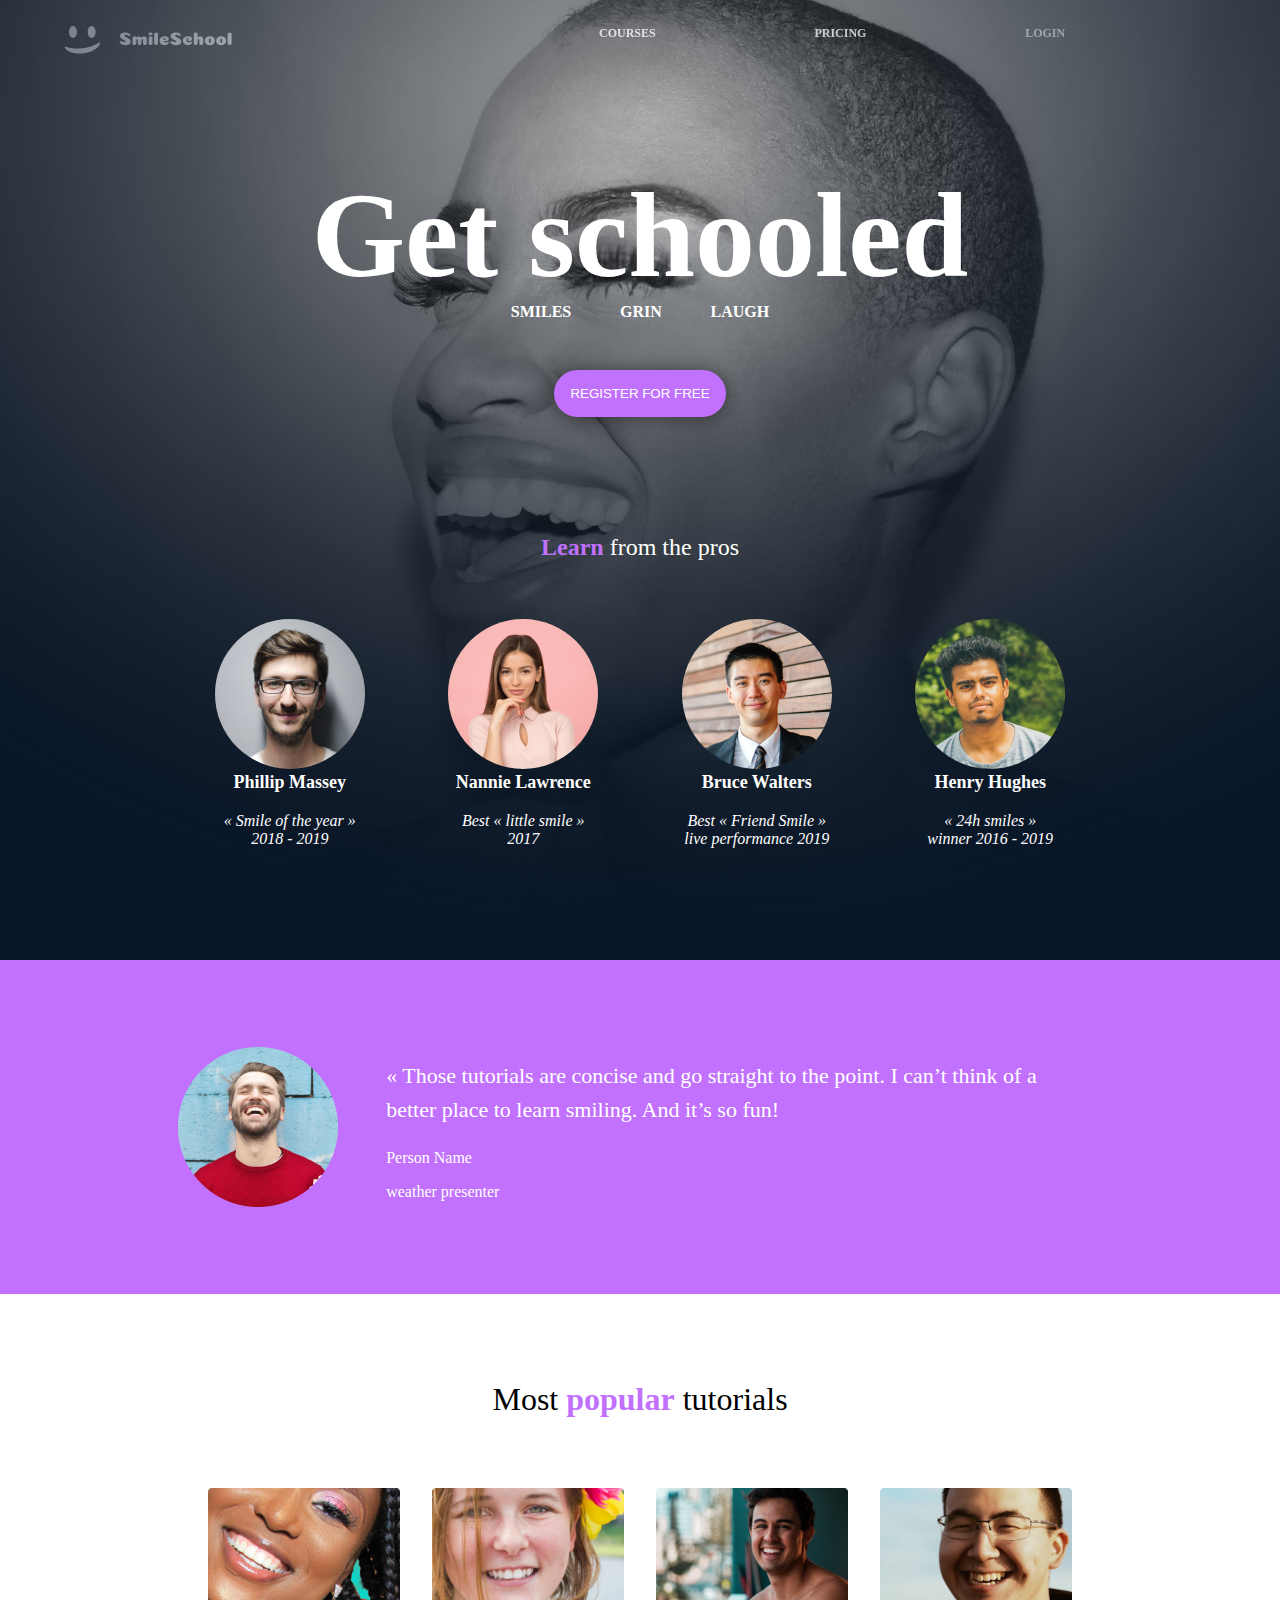
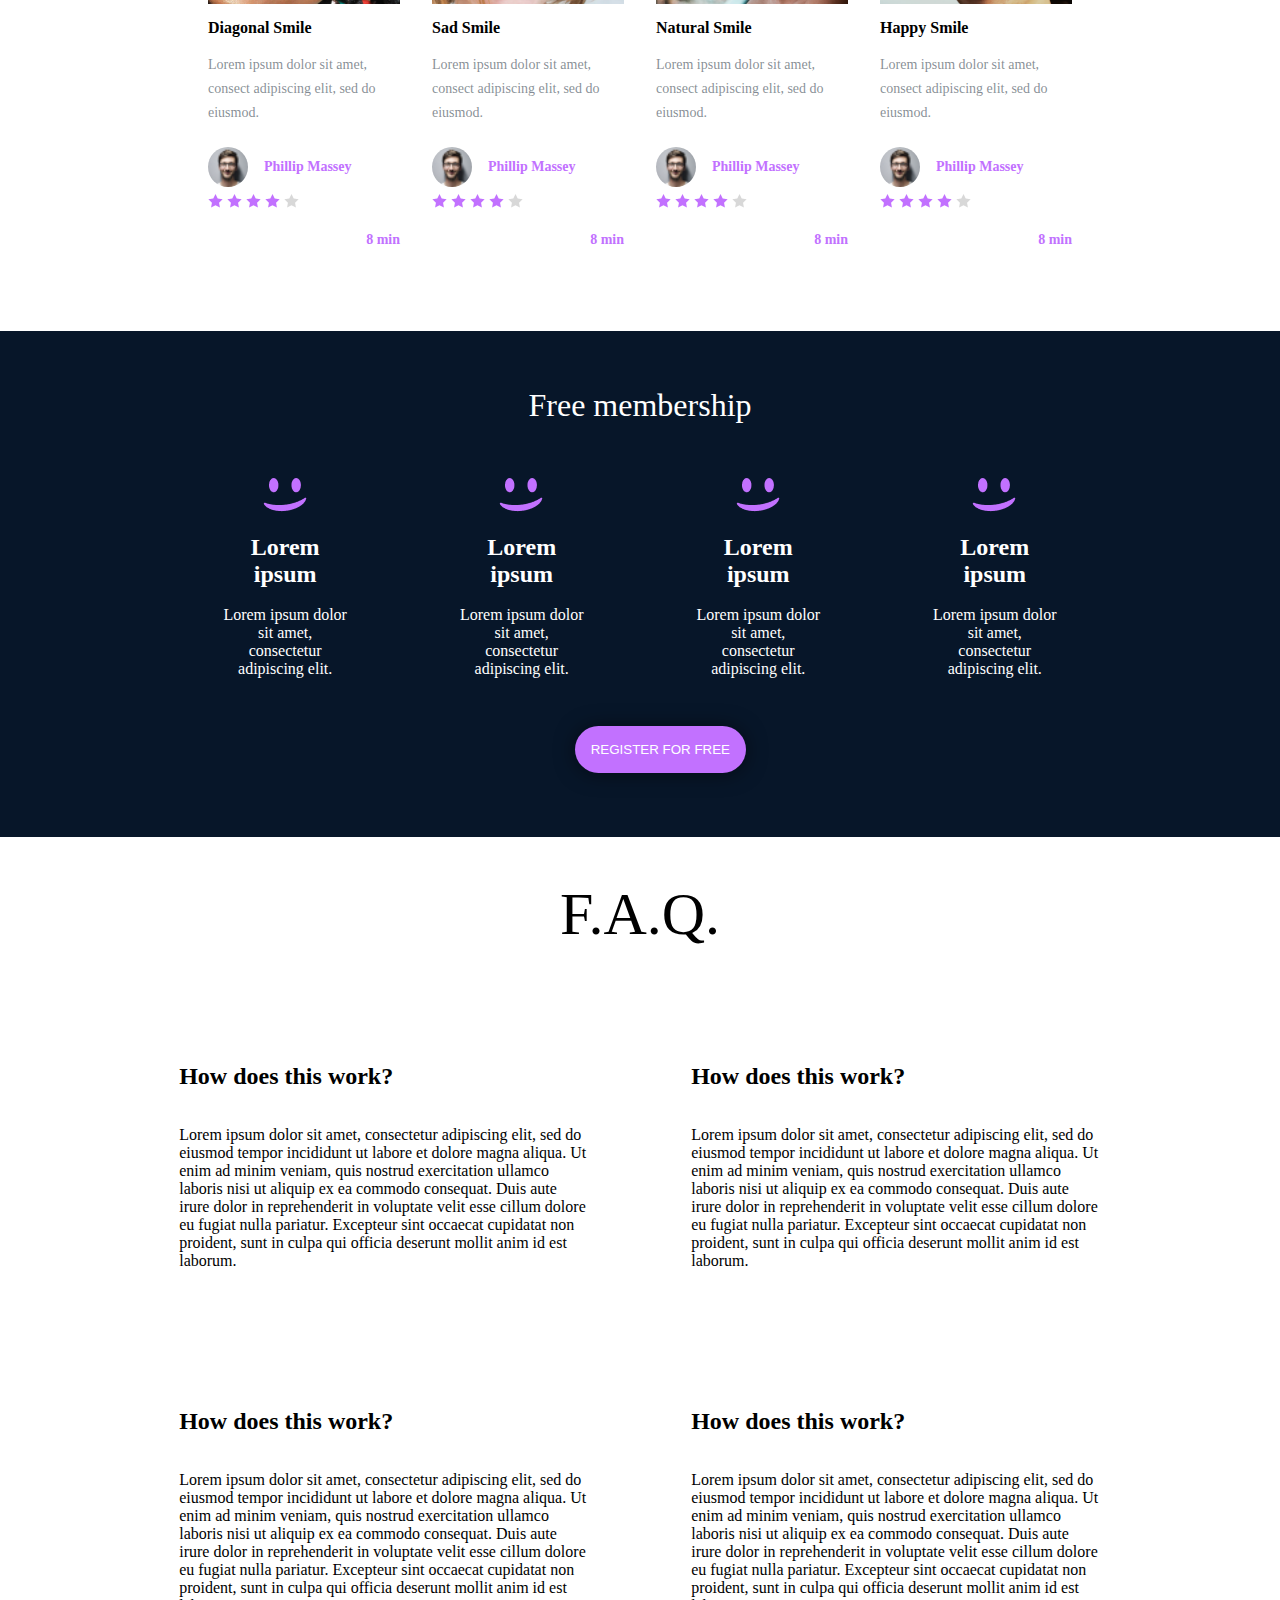
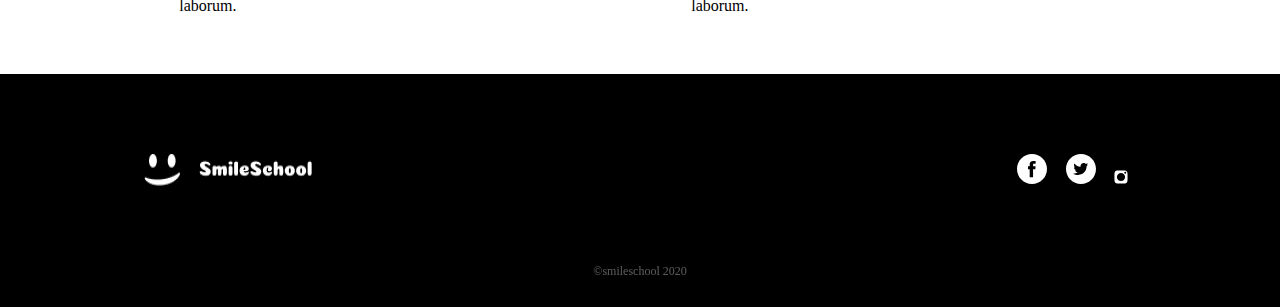
<file: CSS_advanced/index.html>
<!DOCTYPE html>
<html lang="en">

<head>
    <meta charset="UTF-8">
    <meta http-equiv="X-UA-Compatible" content="IE=edge">
    <meta name="viewport" content="width=device-width, initial-scale=1.0">
    <link rel="stylesheet" href="styles.css">
    <title>Home page</title>
</head>

<body>
    <header>
        <div class="logo"><a><img src="/Css_basic/html_advanced/images/logo.png" alt="logo" /></a></div>
        
    </div>
    <div class="nav-urls">
        <a href="#">COURSES</a>
        <a href="#">PRICING</a>
        <a href="#">LOGIN</a>
    </div>
      
    </header>
    <main>
        <section class="header-section">
            <div class="schooled">
                <h1 class="schooled-title">
                    Get schooled
                </h1>
                <p class="schooled-text">
                    <span>SMILES</span>
                    <span>GRIN</span>
                    <span>LAUGH</span>
                </p>
                <button class="register-btn">REGISTER FOR FREE</button>
            </div>
            <div class="pros">
                <h2 class="pros-title"><span class="secondary-color">Learn</span> from the pros</h2>
                <div class="pros-block">
                    <div class="pros-card">
                        <img src="/Css_basic/html_advanced/images/philip.png" alt="philip">
                        <h3>Phillip Massey</h3>
                        <p>« Smile of the year » <br> 2018 - 2019</p>
                    </div>
                    <div class="pros-card">
                        <img src="/Css_basic/html_advanced/images/Nannie.png" alt="nannie">
                        <h3>Nannie Lawrence</h3>
                        <p>Best « little smile » <br> 2017</p>
                    </div>
                    <div class="pros-card">
                        <img src="/Css_basic/html_advanced/images/bruce.png" alt="bruce">
                        <h3>Bruce Walters</h3>
                        <p>Best « Friend Smile » <br> live performance 2019</p>
                    </div>
                    <div class="pros-card">
                        <img src="/Css_basic/html_advanced/images/henry.png" alt="henry">
                        <h3>Henry Hughes</h3>
                        <p>« 24h smiles » <br> winner 2016 - 2019</p>
                    </div>
                </div>
            </div>
        </section>
        <section class="presenter-section">
            <div class="presenter-block">
                <img src="/Css_basic/html_advanced/images/avatar.png" alt="avatar">
                <div>
                    <blockquote>
                        « Those tutorials are concise and go straight to the point. I can’t think of a better
                        place to learn smiling. And it’s so fun!
                    </blockquote>
                    <p>Person Name</p>
                    <p>weather presenter</p>
                </div>
            </div>
        </section>
        <section class="videos-section">
            <h1>Most <span class="secondary-color">popular</span> tutorials</h1>
            <div class="videos-list">
                <div class="video-card">
                    <img src="/Css_basic/html_advanced/images/preview_diag.png" alt="">
                    <h2 class="video-title">
                        Diagonal Smile
                    </h2>
                    <p class="video-desc">
                        Lorem ipsum dolor sit amet, consect adipiscing elit, sed do eiusmod.
                    </p>
                    <div class="author">
                        <img class="author-img" src="/Css_basic/html_advanced/images/philip_sm.png" alt="philip_sm">
                        <h3 class="author-name">Phillip Massey</h3>
                    </div>
                    <div class="rating">
                        <img src="/Css_basic/html_advanced/images/svgs/Star_1.svg" alt="">
                        <img src="/Css_basic/html_advanced/images/svgs/Star_1.svg" alt="">
                        <img src="/Css_basic/html_advanced/images/svgs/Star_1.svg" alt="">
                        <img src="/Css_basic/html_advanced/images/svgs/Star_1.svg" alt="">
                        <img src="/Css_basic/html_advanced/images/svgs/Star_5.svg" alt="">
                    </div>
                    <p class="duration">8 min</p>
                </div>
                <div class="video-card">
                    <img src="/Css_basic/html_advanced/images/preview_sad.png" alt="">
                    <h2 class="video-title">
                        Sad Smile
                    </h2>
                    <p class="video-desc">
                        Lorem ipsum dolor sit amet, consect adipiscing elit, sed do eiusmod.
                    </p>
                    <div class="author">
                        <img class="author-img" src="/Css_basic/html_advanced/images/philip_sm.png" alt="philip_sm">
                        <h3 class="author-name">Phillip Massey</h3>
                    </div>
                    <div class="rating">
                        <img src="/Css_basic/html_advanced/images/svgs/Star_1.svg" alt="">
                        <img src="/Css_basic/html_advanced/images/svgs/Star_1.svg" alt="">
                        <img src="/Css_basic/html_advanced/images/svgs/Star_1.svg" alt="">
                        <img src="/Css_basic/html_advanced/images/svgs/Star_1.svg" alt="">
                        <img src="/Css_basic/html_advanced/images/svgs/Star_5.svg" alt="">
                    </div>
                    <p class="duration">8 min</p>
                </div>
                <div class="video-card">
                    <img src="/Css_basic/html_advanced/images/preview_nat.png" alt="preview nat">
                    <h2 class="video-title">
                        Natural Smile
                    </h2>
                    <p class="video-desc">
                        Lorem ipsum dolor sit amet, consect adipiscing elit, sed do eiusmod.
                    </p>
                    <div class="author">
                        <img class="author-img" src="/Css_basic/html_advanced/images/philip_sm.png" alt="philip_sm">
                        <h3 class="author-name">Phillip Massey</h3>
                    </div>
                    <div class="rating">
                        <img src="/Css_basic/html_advanced/images/svgs/Star_1.svg" alt="">
                        <img src="/Css_basic/html_advanced/images/svgs/Star_1.svg" alt="">
                        <img src="/Css_basic/html_advanced/images/svgs/Star_1.svg" alt="">
                        <img src="/Css_basic/html_advanced/images/svgs/Star_1.svg" alt="">
                        <img src="/Css_basic/html_advanced/images/svgs/Star_5.svg" alt="">
                    </div>
                    <p class="duration">8 min</p>
                </div>
                <div class="video-card">
                    <img src="/Css_basic/html_advanced/images/preview_hap.png" alt="preview hap">
                    <h2 class="video-title">
                        Happy Smile
                    </h2>
                    <p class="video-desc">
                        Lorem ipsum dolor sit amet, consect 
                         adipiscing elit, sed do eiusmod.
                    </p>
                    <div class="author">
                        <img class="author-img" src="/Css_basic/html_advanced/images/philip_sm.png" alt="philip_sm">
                        <h3 class="author-name">Phillip Massey</h3>
                    </div>
                    <div class="rating">
                        <img src="/Css_basic/html_advanced/images/svgs/Star_1.svg" alt="">
                        <img src="/Css_basic/html_advanced/images/svgs/Star_1.svg" alt="">
                        <img src="/Css_basic/html_advanced/images/svgs/Star_1.svg" alt="">
                        <img src="/Css_basic/html_advanced/images/svgs/Star_1.svg" alt="">
                        <img src="/Css_basic/html_advanced/images/svgs/Star_5.svg" alt="">
                    </div>
                    <p class="duration">8 min</p>
                </div>
            </div>
        </section>
        <section class="membership-section">
            <h1><span>Free</span> membership</h1>
            <div class="memberships">
                <div class="membership-card">
                    <img src="/Css_basic/html_advanced/images/smile.png" alt="smile">
                    <h2>Lorem ipsum</h2>
                    <p>
                        Lorem ipsum dolor sit amet, consectetur adipiscing elit.
                    </p>
                </div>
                <div class="membership-card">
                    <img src="/Css_basic/html_advanced/images/smile.png" alt="smile">
                    <h2>Lorem ipsum</h2>
                    <p>
                        Lorem ipsum dolor sit amet, consectetur adipiscing elit.
                    </p>
                </div>
                <div class="membership-card">
                    <img src="/Css_basic/html_advanced/images/smile.png" alt="smile">
                    <h2>Lorem ipsum</h2>
                    <p>
                        Lorem ipsum dolor sit amet, consectetur adipiscing elit.
                    </p>
                </div>
                <div class="membership-card">
                    <img src="/Css_basic/html_advanced/images/smile.png" alt="smile">
                    <h2>Lorem ipsum</h2>
                    <p>
                        Lorem ipsum dolor sit amet, consectetur adipiscing elit.
                    </p>
                </div>
            </div>
            <button class="register-btn">REGISTER FOR FREE</button>
        </section>
        <section class="faq-section">
            <h1>F.A.Q.</h1>
            <div class="faq-list">
                <div class="faq-item">
                    <h2>How does this work?</h2>
                    <p>
                        Lorem ipsum dolor sit amet, consectetur adipiscing elit, sed do eiusmod tempor incididunt ut
                        labore et dolore magna aliqua. Ut enim ad minim veniam, quis nostrud exercitation ullamco
                        laboris nisi ut aliquip ex ea commodo consequat. Duis aute irure dolor in reprehenderit in
                        voluptate velit esse cillum dolore eu fugiat nulla pariatur. Excepteur sint occaecat cupidatat
                        non proident, sunt in culpa qui officia deserunt mollit anim id est laborum.
                    </p>
                </div>
                <div class="faq-item">
                    <h2>How does this work?</h2>
                    <p>
                        Lorem ipsum dolor sit amet, consectetur adipiscing elit, sed do eiusmod tempor incididunt ut
                        labore et dolore magna aliqua. Ut enim ad minim veniam, quis nostrud exercitation ullamco
                        laboris nisi ut aliquip ex ea commodo consequat. Duis aute irure dolor in reprehenderit in
                        voluptate velit esse cillum dolore eu fugiat nulla pariatur. Excepteur sint occaecat cupidatat
                        non proident, sunt in culpa qui officia deserunt mollit anim id est laborum.
                    </p>
                </div>
            </div>
            <div class="faq-list">
                <div class="faq-item">
                    <h2>How does this work?</h2>
                    <p>
                        Lorem ipsum dolor sit amet, consectetur adipiscing elit, sed do eiusmod tempor incididunt ut
                        labore et dolore magna aliqua. Ut enim ad minim veniam, quis nostrud exercitation ullamco
                        laboris nisi ut aliquip ex ea commodo consequat. Duis aute irure dolor in reprehenderit in
                        voluptate velit esse cillum dolore eu fugiat nulla pariatur. Excepteur sint occaecat cupidatat
                        non proident, sunt in culpa qui officia deserunt mollit anim id est laborum.
                    </p>
                </div>
                <div class="faq-item">
                    <h2>How does this work?</h2>
                    <p>
                        Lorem ipsum dolor sit amet, consectetur adipiscing elit, sed do eiusmod tempor incididunt ut
                        labore et dolore magna aliqua. Ut enim ad minim veniam, quis nostrud exercitation ullamco
                        laboris nisi ut aliquip ex ea commodo consequat. Duis aute irure dolor in reprehenderit in
                        voluptate velit esse cillum dolore eu fugiat nulla pariatur. Excepteur sint occaecat cupidatat
                        non proident, sunt in culpa qui officia deserunt mollit anim id est laborum.
                    </p>
                </div>
            </div>
        </section>
    </main>
    <footer>
        <div class="ft-container">
            <div class="nav-ft">
                <img src="/Css_basic/html_advanced/images/logo.png" alt="logo">
                <div>
                    <a href=""><img src="/Css_basic/html_advanced/images/svgs/facebook (1).svg" alt="facebook"></a>
                    <a href=""><img src="/Css_basic/html_advanced/images/svgs/twitter.svg" alt="twitte"></a>
                    <a href=""><img src="/Css_basic/html_advanced/images/svgs/instagram (1).svg" alt="instagram"></a>
                </div>
            </div>
            <p>©smileschool 2020</p>
        </div>
    </footer>
</body>

</html>
</file>
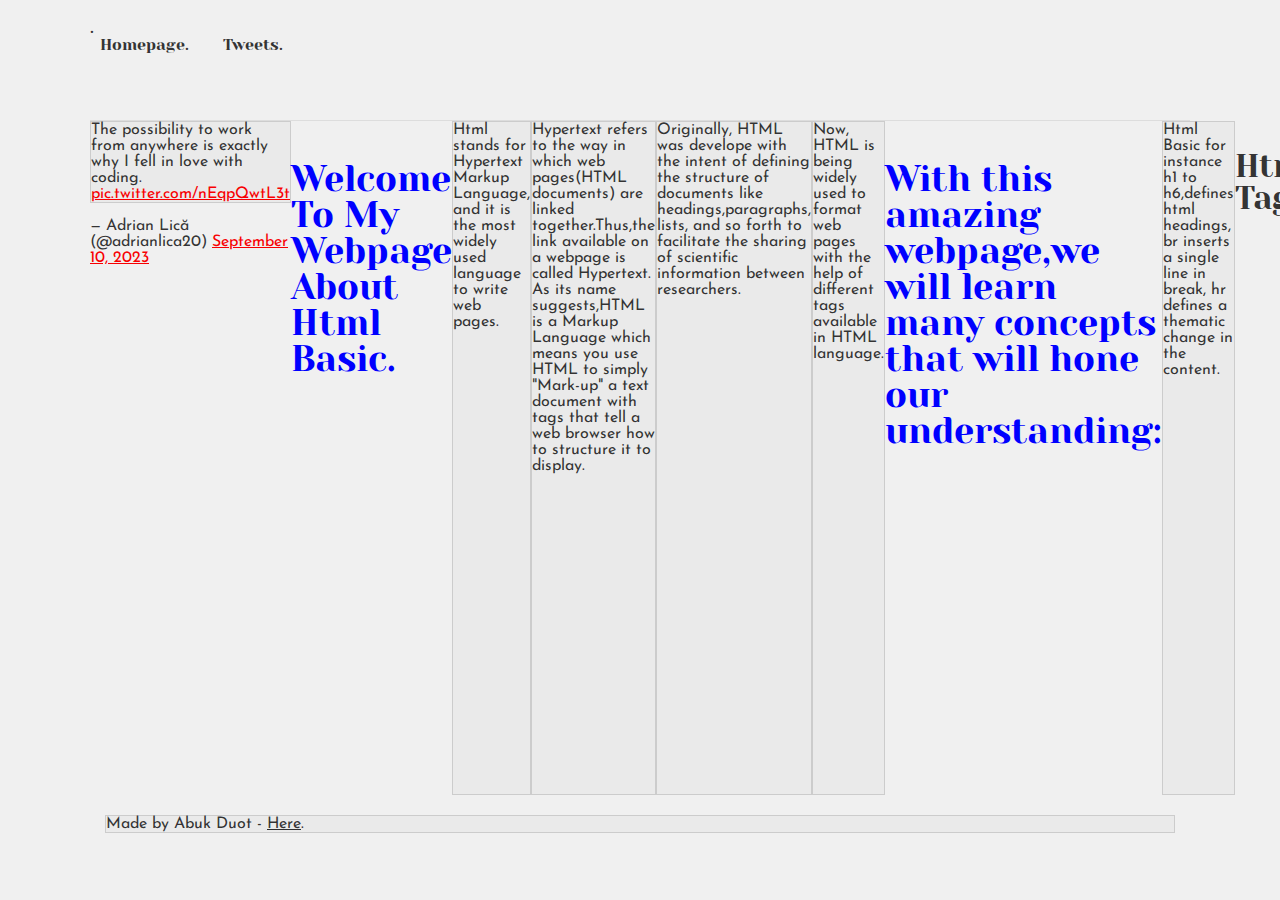
<file: Css_basic/index.html>
<!DOCTYPE html>
<html lang="en">
<head>
    <meta charset="UTF-8">
    <meta name="viewport" content="width=device-width, initial-scale=1.0">
    <title>This is My First Amazing Html webpage</title>
    <link href="base.css" rel="stylesheet">
    <link href="styles.css" rel="stylesheet">
</head>
<body>
   <header>
    <body class="works_on_smartphone">.</body>
    <ul>
        <li><a href="index.html">Homepage.</a></li>
        <li><a href="tweets.html"></a>Tweets.</li>
    </ul>
   </header>
   <main>
    <blockquote class="twitter-tweet"><p lang="en" dir="ltr">The possibility to work from anywhere is exactly why I fell in love with coding. <a href="https://t.co/nEqpQwtL3t">pic.twitter.com/nEqpQwtL3t</a></p>&mdash; Adrian Lică (@adrianlica20) <a href="https://twitter.com/adrianlica20/status/1700852614286496043?ref_src=twsrc%5Etfw">September 10, 2023</a></blockquote> <script async src="https://platform.twitter.com/widgets.js" charset="utf-8"></script>
    <h1>Welcome To My Webpage About Html Basic.</h1>
    <p>Html stands for Hypertext Markup Language, and it is the most widely used language to write web pages.</p>
    <p>Hypertext refers to the way in which web pages(HTML documents) are linked together.Thus,the link available on a webpage is called Hypertext.
        As its name suggests,HTML is a Markup Language which means you use HTML to simply "Mark-up" a text document with tags that tell a web browser how to structure it to display.
    </p>
    <p>Originally, HTML was develope with the intent of defining the structure of documents like headings,paragraphs, lists, and so forth to facilitate the sharing of scientific information between researchers.</p>
    <p>Now, HTML is being widely used to format web pages with the help of different tags available in HTML language.</p>
    <h1>With this amazing webpage,we will learn many concepts that will hone our understanding:</h1>
    <p>Html Basic for instance h1 to h6,defines html headings, br inserts a single line in break, hr defines a thematic change in the content.</p>
    <h2>Html Tags.</h2>
    <p>As told earlier,html is a markup language and makes use of various tags to format the content. These tage enclosed within angle braces Tage Name. Except few tags, most of the tags have their corresponding closing tag.</p>
    <h2>How to learn hmtl.</h2>
    <p>To learn Hmtl, you will need to study various tags and onstand how they behave,while formatting a textual document. Learning HTML is simple as iusers have to learn the usage of different tags in order to format the text or images to make a beautiful webpage.
        World Wide Web Consortium (W3C) recommends to use lowercase tags starting from HTML4.
    </p>
    <h3>Html Document Structure.</h3>
    <p>We will study all the header and body tags in subsequent chapters,but for now,let's see what is document declaration tag.</p>
    <h3>The !DOCTPYE Declaration</h3>
    <p>The ! DOCTYPE declaration tag is used by the web browser to understand the version of the hmtl used in the document. Current version of html is 5 and it makes use of the following declaration:
        !DOCTYPE html
    </p>
    <a href="https://soeonline.american.edu/wp-content/uploads/sites/2/2022/08/blog-makers-960x640-1-768x512.jpg" target="_blank">Image.</a>
    <a href="tweets.html">My tweets.</a> 
    <article>
 </article>
    <aside>
       <p>placeholder to add comment thread later.</p> 
    </aside>
</main>
<footer>
    <p>Made by Abuk Duot - <a href="https://soeonline.american.edu/blog/5-ways-policy-makers-can-improve-the-quality-of-education/" target="_blank">Here</a>.</p>
</footer>
</body>
</html>
</file>
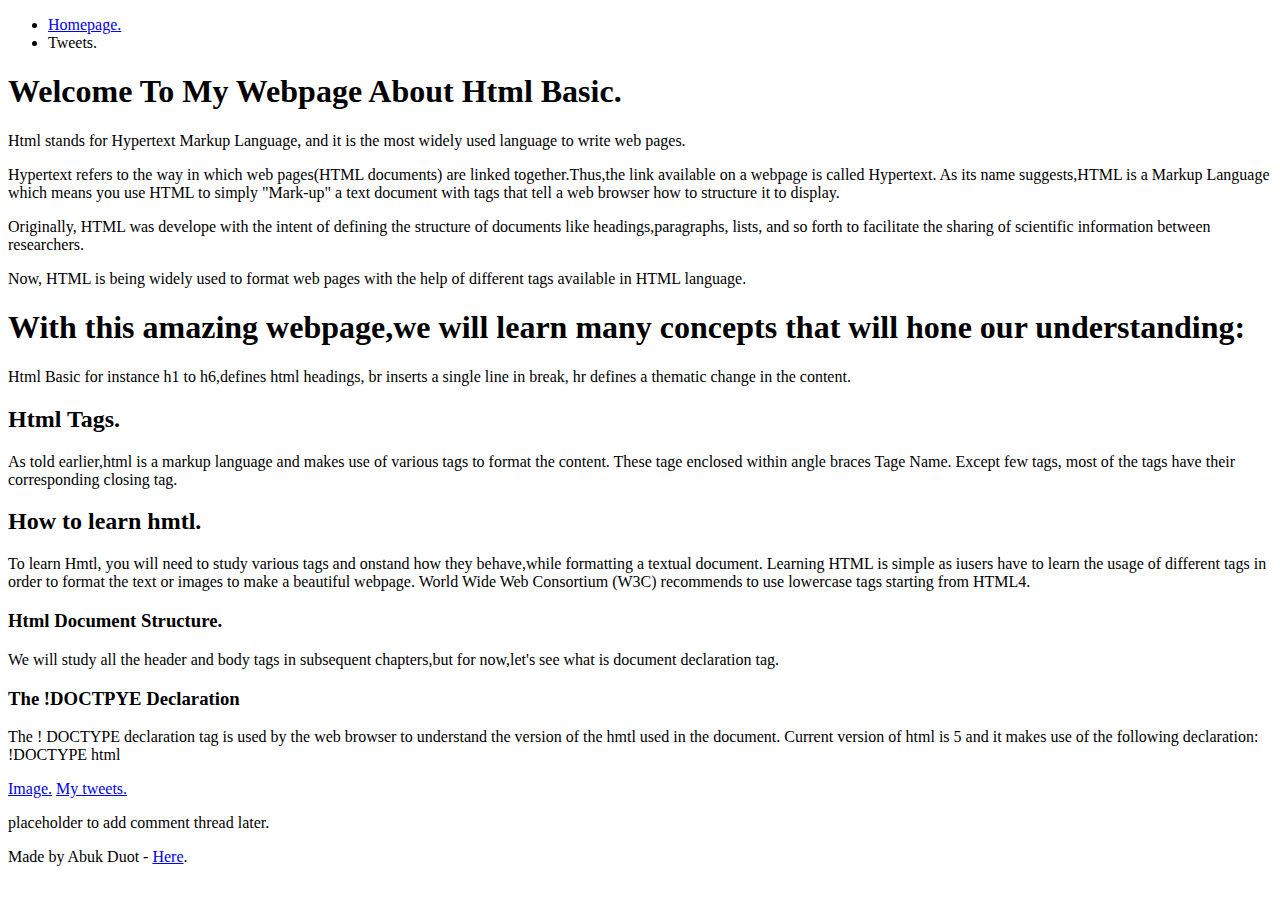
<file: html_basic/index.html>
<!DOCTYPE html>
<html lang="en">
<head>
    <meta charset="UTF-8">
    <meta name="viewport" content="width=device-width, initial-scale=1.0">
    <title>This is My First Amazing Html webpage</title>

<body>
   <header>
    <ul>
        <li><a href="index.html">Homepage.</a></li>
        <li><a href="tweets.html"></a>Tweets.</li>
    </ul>
   </header>
   <main>
    <article>
    <h1>Welcome To My Webpage About Html Basic.</h1>
    <p>Html stands for Hypertext Markup Language, and it is the most widely used language to write web pages.</p>
    <p>Hypertext refers to the way in which web pages(HTML documents) are linked together.Thus,the link available on a webpage is called Hypertext.
        As its name suggests,HTML is a Markup Language which means you use HTML to simply "Mark-up" a text document with tags that tell a web browser how to structure it to display.
    </p>
    <p>Originally, HTML was develope with the intent of defining the structure of documents like headings,paragraphs, lists, and so forth to facilitate the sharing of scientific information between researchers.</p>
    <p>Now, HTML is being widely used to format web pages with the help of different tags available in HTML language.</p>
    <h1>With this amazing webpage,we will learn many concepts that will hone our understanding:</h1>
    <p>Html Basic for instance h1 to h6,defines html headings, br inserts a single line in break, hr defines a thematic change in the content.</p>
    <h2>Html Tags.</h2>
    <p>As told earlier,html is a markup language and makes use of various tags to format the content. These tage enclosed within angle braces Tage Name. Except few tags, most of the tags have their corresponding closing tag.</p>
    <h2>How to learn hmtl.</h2>
    <p>To learn Hmtl, you will need to study various tags and onstand how they behave,while formatting a textual document. Learning HTML is simple as iusers have to learn the usage of different tags in order to format the text or images to make a beautiful webpage.
        World Wide Web Consortium (W3C) recommends to use lowercase tags starting from HTML4.
    </p>
    <h3>Html Document Structure.</h3>
    <p>We will study all the header and body tags in subsequent chapters,but for now,let's see what is document declaration tag.</p>
    <h3>The !DOCTPYE Declaration</h3>
    <p>The ! DOCTYPE declaration tag is used by the web browser to understand the version of the hmtl used in the document. Current version of html is 5 and it makes use of the following declaration:
        !DOCTYPE html
    </p>
    <a href="https://soeonline.american.edu/wp-content/uploads/sites/2/2022/08/blog-makers-960x640-1-768x512.jpg" target="_blank">Image.</a>
    <a href="tweets.html">My tweets.</a>
 </article>
    <aside>
       <p>placeholder to add comment thread later.</p> 
    </aside>
</main>
<footer>
    <p>Made by Abuk Duot - <a href="https://soeonline.american.edu/blog/5-ways-policy-makers-can-improve-the-quality-of-education/" target="_blank">Here</a>.</p>
</footer>
</body>
</html>
</file>
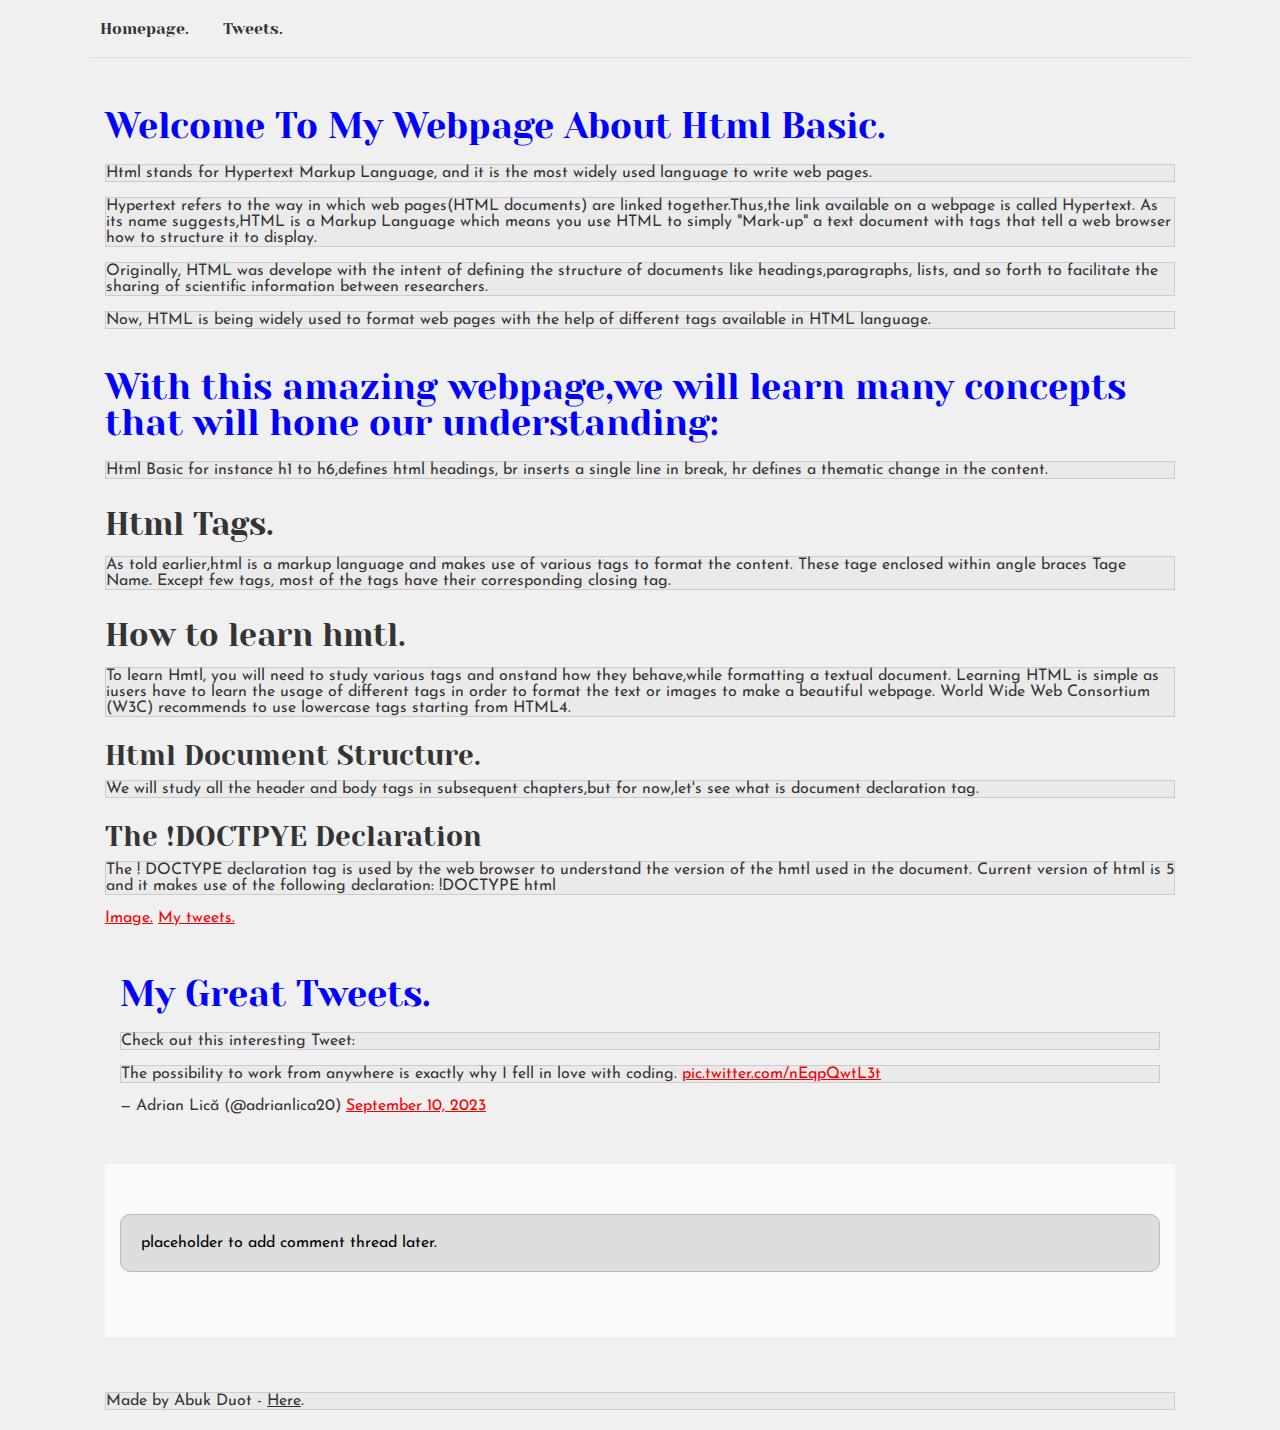
<file: Css_basic/tweets.html>
<!DOCTYPE html>
<html lang="en">
<head>
    <meta charset="UTF-8">
    <meta name="viewport" content="width=device-width, initial-scale=1.0">
    <title>This is My First Amazing Html webpage</title>
    <link href="base.css" rel="stylesheet">
    <link href="styles.css" rel="stylesheet">
<body>
   <header>
    <ul>
        <li><a href="index.html">Homepage.</a></li>
        <li><a href="tweets.html"></a>Tweets.</li>
    </ul>
   </header>
   <main>
    <article>
    <h1>Welcome To My Webpage About Html Basic.</h1>
    <p>Html stands for Hypertext Markup Language, and it is the most widely used language to write web pages.</p>
    <p>Hypertext refers to the way in which web pages(HTML documents) are linked together.Thus,the link available on a webpage is called Hypertext.
        As its name suggests,HTML is a Markup Language which means you use HTML to simply "Mark-up" a text document with tags that tell a web browser how to structure it to display.
    </p>
    <p>Originally, HTML was develope with the intent of defining the structure of documents like headings,paragraphs, lists, and so forth to facilitate the sharing of scientific information between researchers.</p>
    <p>Now, HTML is being widely used to format web pages with the help of different tags available in HTML language.</p>
    <h1>With this amazing webpage,we will learn many concepts that will hone our understanding:</h1>
    <p>Html Basic for instance h1 to h6,defines html headings, br inserts a single line in break, hr defines a thematic change in the content.</p>
    <h2>Html Tags.</h2>
    <p>As told earlier,html is a markup language and makes use of various tags to format the content. These tage enclosed within angle braces Tage Name. Except few tags, most of the tags have their corresponding closing tag.</p>
    <h2>How to learn hmtl.</h2>
    <p>To learn Hmtl, you will need to study various tags and onstand how they behave,while formatting a textual document. Learning HTML is simple as iusers have to learn the usage of different tags in order to format the text or images to make a beautiful webpage.
        World Wide Web Consortium (W3C) recommends to use lowercase tags starting from HTML4.
    </p>
    <h3>Html Document Structure.</h3>
    <p>We will study all the header and body tags in subsequent chapters,but for now,let's see what is document declaration tag.</p>
    <h3>The !DOCTPYE Declaration</h3>
    <p>The ! DOCTYPE declaration tag is used by the web browser to understand the version of the hmtl used in the document. Current version of html is 5 and it makes use of the following declaration:
        !DOCTYPE html
    </p>
    <a href="https://soeonline.american.edu/wp-content/uploads/sites/2/2022/08/blog-makers-960x640-1-768x512.jpg" target="_blank">Image.</a>
    <a href="tweets.html">My tweets.</a>
    <article>
        <h1>My Great Tweets.</h1>
        <p>Check out this interesting Tweet:</p>
    <!--Embedded Tweet-->
    <blockquote class="twitter-tweet"><p lang="en" dir="ltr">The possibility to work from anywhere is exactly why I fell in love with coding. <a href="https://t.co/nEqpQwtL3t">pic.twitter.com/nEqpQwtL3t</a></p>&mdash; Adrian Lică (@adrianlica20) <a href="https://twitter.com/adrianlica20/status/1700852614286496043?ref_src=twsrc%5Etfw">September 10, 2023</a></blockquote> <script async src="https://platform.twitter.com/widgets.js" charset="utf-8"></script>
    <!--The End of Embedded Tweet-->
 </article>
    <aside>
       <p>placeholder to add comment thread later.</p> 
    </aside>
</main>
<footer>
    <p>Made by Abuk Duot - <a href="https://soeonline.american.edu/blog/5-ways-policy-makers-can-improve-the-quality-of-education/" target="_blank">Here</a>.</p>
</footer>
</body>
</html>
</file>
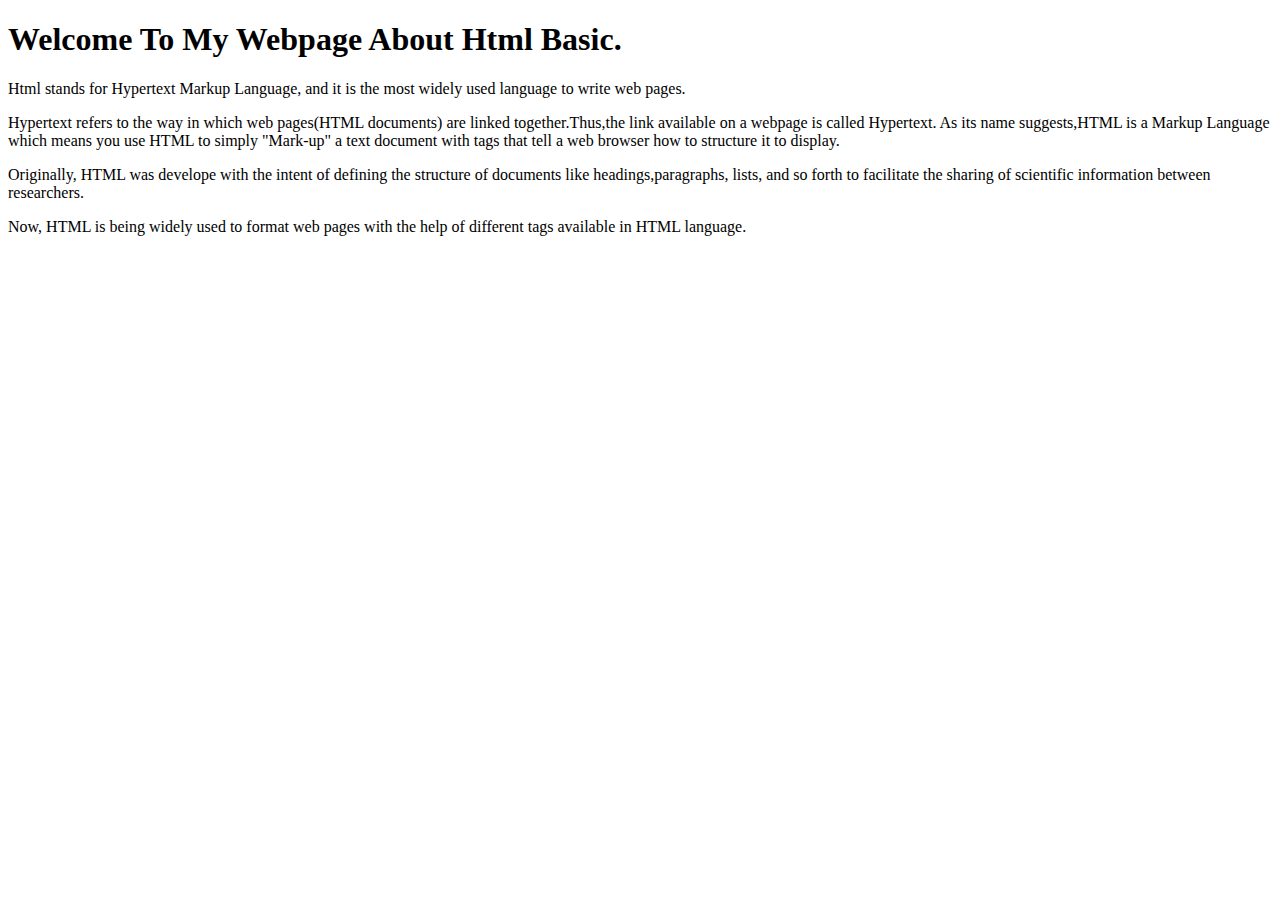
<file: html_basic/base_index.html>
<!DOCTYPE html>
<html lang="en">
<head>
    <meta charset="UTF-8">
    <meta name="viewport" content="width=device-width, initial-scale=1.0">
    <title>This is My First Amazing Html webpage</title>
</head>
<body>
    <h1>Welcome To My Webpage About Html Basic.</h1>
    <p>Html stands for Hypertext Markup Language, and it is the most widely used language to write web pages.</p>
    <p>Hypertext refers to the way in which web pages(HTML documents) are linked together.Thus,the link available on a webpage is called Hypertext.
        As its name suggests,HTML is a Markup Language which means you use HTML to simply "Mark-up" a text document with tags that tell a web browser how to structure it to display.
    </p>
    <p>Originally, HTML was develope with the intent of defining the structure of documents like headings,paragraphs, lists, and so forth to facilitate the sharing of scientific information between researchers.</p>
    <p>Now, HTML is being widely used to format web pages with the help of different tags available in HTML language.</p>
</body>
</html>
</file>
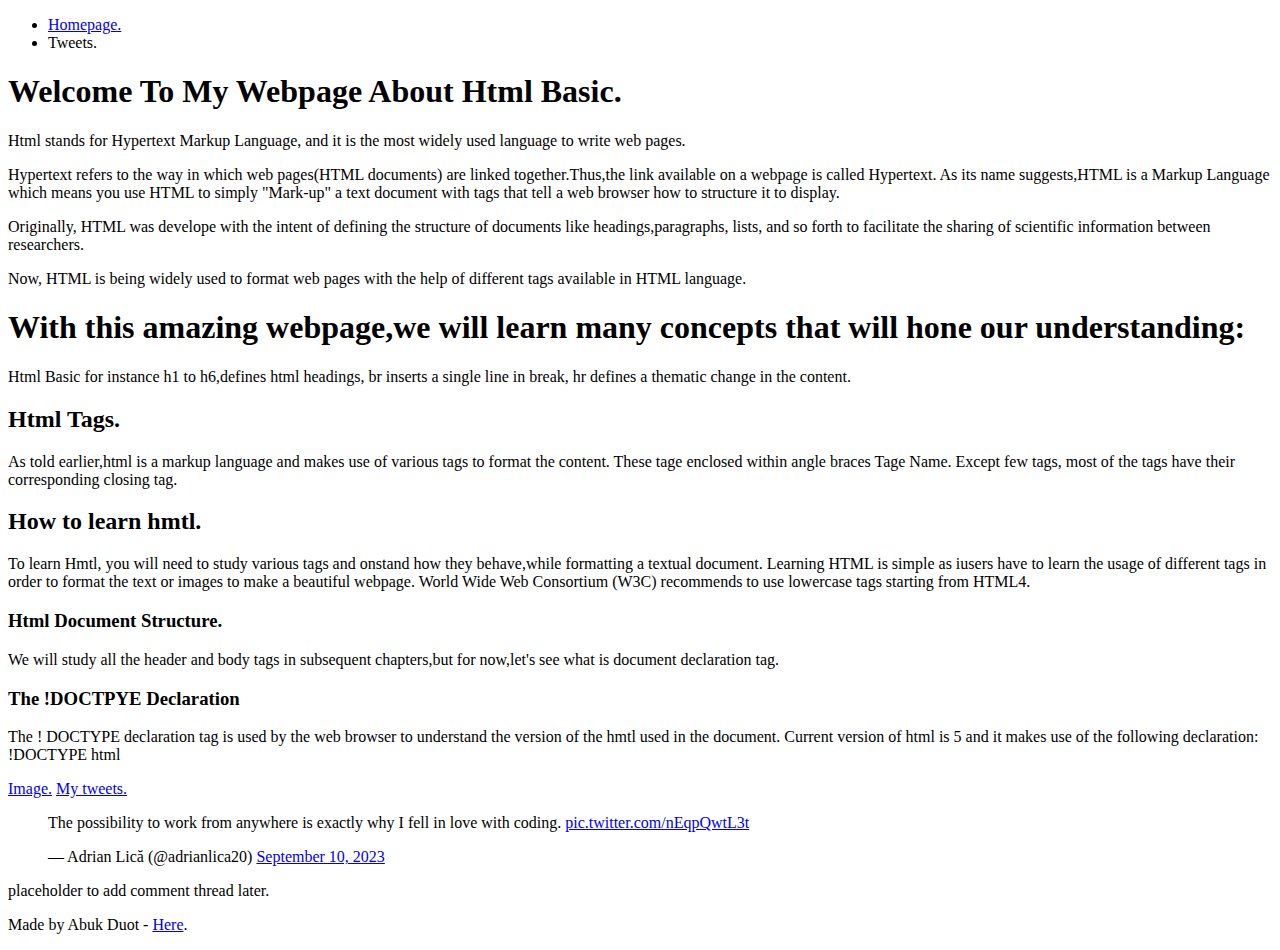
<file: html_basic/tweets.html>
<!DOCTYPE html>
<html lang="en">
<head>
    <meta charset="UTF-8">
    <meta name="viewport" content="width=device-width, initial-scale=1.0">
    <title>This is My First Amazing Html webpage</title>
</head>
<body>
   <header>
    <ul>
        <li><a href="index.html">Homepage.</a></li>
        <li><a href="tweets.html"></a>Tweets.</li>
    </ul>
   </header>
   <main>
    <article>
    <h1>Welcome To My Webpage About Html Basic.</h1>
    <p>Html stands for Hypertext Markup Language, and it is the most widely used language to write web pages.</p>
    <p>Hypertext refers to the way in which web pages(HTML documents) are linked together.Thus,the link available on a webpage is called Hypertext.
        As its name suggests,HTML is a Markup Language which means you use HTML to simply "Mark-up" a text document with tags that tell a web browser how to structure it to display.
    </p>
    <p>Originally, HTML was develope with the intent of defining the structure of documents like headings,paragraphs, lists, and so forth to facilitate the sharing of scientific information between researchers.</p>
    <p>Now, HTML is being widely used to format web pages with the help of different tags available in HTML language.</p>
    <h1>With this amazing webpage,we will learn many concepts that will hone our understanding:</h1>
    <p>Html Basic for instance h1 to h6,defines html headings, br inserts a single line in break, hr defines a thematic change in the content.</p>
    <h2>Html Tags.</h2>
    <p>As told earlier,html is a markup language and makes use of various tags to format the content. These tage enclosed within angle braces Tage Name. Except few tags, most of the tags have their corresponding closing tag.</p>
    <h2>How to learn hmtl.</h2>
    <p>To learn Hmtl, you will need to study various tags and onstand how they behave,while formatting a textual document. Learning HTML is simple as iusers have to learn the usage of different tags in order to format the text or images to make a beautiful webpage.
        World Wide Web Consortium (W3C) recommends to use lowercase tags starting from HTML4.
    </p>
    <h3>Html Document Structure.</h3>
    <p>We will study all the header and body tags in subsequent chapters,but for now,let's see what is document declaration tag.</p>
    <h3>The !DOCTPYE Declaration</h3>
    <p>The ! DOCTYPE declaration tag is used by the web browser to understand the version of the hmtl used in the document. Current version of html is 5 and it makes use of the following declaration:
        !DOCTYPE html
    </p>
    <a href="https://soeonline.american.edu/wp-content/uploads/sites/2/2022/08/blog-makers-960x640-1-768x512.jpg" target="_blank">Image.</a>
    <a href="tweets.html">My tweets.</a>
    </article>
    <!--Embedded Tweet-->
    <blockquote class="twitter-tweet"><p lang="en" dir="ltr">The possibility to work from anywhere is exactly why I fell in love with coding. <a href="https://t.co/nEqpQwtL3t">pic.twitter.com/nEqpQwtL3t</a></p>&mdash; Adrian Lică (@adrianlica20) <a href="https://twitter.com/adrianlica20/status/1700852614286496043?ref_src=twsrc%5Etfw">September 10, 2023</a></blockquote> <script async src="https://platform.twitter.com/widgets.js" charset="utf-8"></script>
    <!--The End of Embedded Tweet-->
 </article>
    <aside>
       <p>placeholder to add comment thread later.</p> 
    </aside>
</main>
<footer>
    <p>Made by Abuk Duot - <a href="https://soeonline.american.edu/blog/5-ways-policy-makers-can-improve-the-quality-of-education/" target="_blank">Here</a>.</p>
</footer>
</body>
</html>
</file>
<file: CSS_advanced/styles.css>
body {
    font-family: "Source Sans Pro";
    font-style: normal;
  }
  header {
    display: flex;
    flex-direction: row;
    flex: auto;
    background-image: url("/Css_basic/html_advanced/images/background.png");
    padding: 2% 5% 2% 5%;
    filter: grayscale(100%);
    position: absolute;
    left: -0.025%;
    right: -0.025%;
    top: 0%;
    bottom: -26.48%;
  }
  
  header .logo {
    flex: 2;
    z-index: 1;
  }
  
    .nav-urls {
    flex: 4;
    font-weight: 700;
    text-transform: uppercase;
    font-size: 12px;
    line-height: 15px;
    z-index: 1;
    display: flex;
    justify-content: space-evenly;
    
  }
   .nav-urls a {
    margin-left: 1%;
    margin-right: 1%;
    text-decoration: none;
    color: white;
  }
  .header-section {
    /* position: absolute; */
    left: 20%;
    right: 20%;
    display: flex;
    flex-direction: column;
    margin-bottom: -2.6rem;
    background-blend-mode: color;
    background: rgba(0, 0, 0, 1);
    background: radial-gradient(
      85.9% 85.9% at 50% 14.1%,
      rgba(41, 48, 61, 0.0001) 0%,
      #071629 100%
    );
    color: white;
  }
  .schooled {
    display: flex;
    flex-direction: column;
    padding-top: 5rem;
  }
  .schooled-title {
    height: 151px;
    font-weight: 700;
    font-size: 120px;
    line-height: 151px;
    text-align: center;
    color: #ffffff;
  }
  
  .schooled-text {
    height: 20px;
    position: relative;
    margin-top: -7%;
    text-align: center;
    font-weight: 700;
    font-size: 16px;
    line-height: 20px;
    color: #ffffff;
    display: flex;
    justify-content: space-around;
    margin-left: 38%;
    margin-right: 38%;
  }
  
  .register-btn {
    background: #c271ff;
    border-radius: 25px;
    border: none;
    padding: 0.7rem;
    color: white;
    font-weight: 500;
    box-shadow: 0px 1px 20px rgba(0, 0, 0, 0.5);
    position: relative;
    align-self: center;
    margin: 2rem;
    padding: 1rem;
  }
  
  .secondary-color {
    color: #c271ff;
  }
  .pros {
    padding: 2%;
    display: flex;
    flex-direction: column;
  }
  .pros-title {
    position: relative;
    align-self: center;
    padding: 2rem;
    font-weight: 300;
    line-height: 40px;
  }
  .pros-title .secondary-color {
    font-weight: 700;
  }
  .pros-block {
    display: flex;
    flex-direction: row;
    justify-content: center;
  }
  .pros-card {
    width: 19%;
    /* padding: 1.5% 4% 1.5% 4%;*/
    margin-bottom: 7rem;
    display: flex;
    flex-direction: column;
    justify-content: center;
    align-items: center;
  }
  .pros img {
    border-radius: 50%;
    max-width: 80%;
  }
  .pros-card h3 {
    font-weight: 900;
    font-size: 18px;
    margin-top: 0.2rem;
    margin-bottom: 0.2rem;
    text-align: center;
  }
  .pros-card p {
    font-style: italic;
    text-align: center;
    font-size: 16px;
  }
  main {
    position: relative;
    display: flex;
    flex-direction: column;
    margin: -8px;
  }
  
  .presenter-section {
    /* position: absolute; */
    background-color: #c271ff;
    padding: 6%;
  }
  .presenter-block {
    display: flex;
    flex-direction: row;
    justify-content: center;
    align-items: center;
    color: white;
    padding-left: 9%;
    padding-right: 9%;
  }
  .presenter-block img {
    width: 160px;
    height: 160px;
    margin-right: 3rem;
  }
  .presenter-block blockquote {
    font-weight: 400;
    font-size: 22px;
    line-height: 34px;
    margin-left: 0;
  }
  .presenter-block .person-name {
    font-weight: 700;
    font-size: 22px;
    line-height: 34px;
    margin-bottom: 0;
  }
  .presenter-block .weather {
    font-style: italic;
    font-weight: 400;
    font-size: 22px;
    line-height: 34px;
    margin-top: 0;
  }
  .videos-section {
    display: flex;
    flex-direction: column;
    padding-top: 3rem;
    padding-bottom: 3rem;
  }
  .videos-section h1,
  .membership-section h1,
  .faq-section h1 {
    text-align: center;
  }
  .videos-section h1 {
    font-weight: 300;
    font-size: 32px;
    line-height: 40px;
    padding-top: 1rem;
    padding-bottom: 2rem;
  }
  .faq-section h1 {
    font-weight: 300;
    font-size: 60px;
    line-height: 75px;
  }
  .videos-list {
    display: flex;
    flex-direction: row;
    justify-content: center;
  }
  .video-card {
    padding: 1rem;
    display: flex;
    flex-direction: column;
    max-width: 15%;
  }
  .video-card h2 {
    font-weight: 700;
    font-size: 16px;
    line-height: 20px;
    margin-bottom: 0.1rem;
  }
  .video-card .video-desc {
    font-weight: 400;
    font-size: 14px;
    line-height: 24px;
    color: rgba(7, 22, 41, 0.501584);
  }
  .video-card .play {
    position: relative;
    top: -23%;
    left: 33%;
  }
  .video-card .author {
    display: flex;
    align-items: center;
  }
  .author img {
    border-radius: 50%;
    width: 40px;
    height: 40px;
  }
  .author h3 {
    font-weight: 600;
    font-size: 14px;
    line-height: 27px;
    /* identical to box height, or 193% */
    color: #c271ff;
    margin-left: 1rem;
  }
  .rating-duration {
    display: flex;
    justify-content: space-between;
    align-items: center;
  }
  .duration {
    font-weight: 600;
    font-size: 14px;
    line-height: 27px;
    /* identical to box height, or 193% */
    text-align: right;
    color: #c271ff;
  }
  .membership-section {
    color: white;
    background: #071629;
    padding: 2rem;
  }
  .membership-section .secondary-color,
  .videos-section .secondary-color {
    font-weight: 700;
    font-size: 32px;
    line-height: 40px;
    text-align: center;
  }
  .membership-section h1 {
    font-weight: 300;
    font-size: 32px;
    line-height: 40px;
    text-align: center;
    padding-bottom: 2rem;
  }
  .membership-section button {
    left: 42%;
  }
  .memberships {
    display: flex;
    justify-content: space-evenly;
    padding-left: 5rem;
    padding-right: 5rem;
  }
  .membership-card {
    display: flex;
    flex-direction: column;
    max-width: 12%;
    align-items: center;
    text-align: center;
  }
  .membership-card h2 {
    margin-bottom: 0.1rem;
  }
  
  .faq-list {
    display: flex;
    padding-left: 10%;
    padding-right: 10%;
  }
  .faq-item {
    display: flex;
    flex: 50%;
    flex-direction: column;
    width: 50%;
    padding: 5%;
  }
  footer {
    background: black;
    padding: 1rem;
    margin: -8px;
  }
  .ft-container {
    display: flex;
    flex-direction: column;
  }
  .nav-ft {
    display: flex;
    justify-content: space-between;
    padding: 4rem 8rem 4rem 8rem;
  }
  
  .nav-ft div a {
    margin-left: 0.4rem;
    margin-right: 0.5rem;
  }
  
  .ft-container p {
    color: white;
    opacity: 0.35;
    text-align: center;
    font-weight: 400;
    font-size: 12px;
    line-height: 15px;
  }
</file>
<file: Css_basic/base.css>
/* Importing webfonts */
/* (If you're learning CSS, you should disregard that) */

@import url(https://fonts.googleapis.com/css?family=Yeseva+One);
@import url(https://fonts.googleapis.com/css?family=Josefin+Sans:400,700,700italic,400italic);


/* CSS reset rules */

html, body {
	height: 100%;
	min-height: 100%;
}
html, body, div, span, applet, object, iframe,
h1, h2, h3, h4, h5, h6, p, blockquote, pre,
a, abbr, acronym, address, big, cite, code,
del, dfn, img, ins, kbd, q, s, samp,
small, strike, sub, sup, tt, var,
b, u, i, center,
dl, dt, dd,
fieldset, form, label, legend,
table, caption, tbody, tfoot, thead, tr, th, td,
article, aside, canvas, details, embed, 
figure, figcaption, footer, header, hgroup, 
menu, nav, output, ruby, section, summary,
time, mark, audio, video {
	margin: 0;
	padding: 0;
	border: 0;
	font-size: 100%;
	font: inherit;
	vertical-align: baseline;
}
/* HTML5 display-role reset for older browsers */
article, aside, details, figcaption, figure, 
footer, header, hgroup, menu, nav, section {
	display: block;
}
body {
	line-height: 1;
}
blockquote, q {
	quotes: none;
}
blockquote:before, blockquote:after,
q:before, q:after {
	content: '';
	content: none;
}
table {
	border-collapse: collapse;
	border-spacing: 0;
}


/* Fonts and colors */

body {
	font-family: 'Josefin Sans', serif;
	color: rgba(0, 0, 0, 0.8);
}
h1, h2, h3, h4, h5, h6, header {
	font-family: 'Yeseva One', sans-serif;
}
article {
}
header {
	border-bottom: 1px solid rgb(221,221,221);
	transition: border-bottom-color 1s ease;
}
header a {
	color: rgba(0, 0, 0, 0.8);
}
aside {
	background: #FAFAFA;
}
aside p {
	border: 1px solid #bbb;
	background: #ddd;
	color: black;
}
footer a {
	color: rgba(0, 0, 0, 0.8);
}
a {
	color: #F80002;
}


/* Positioning and margins */

@media (min-width: 1100px) {
	body {
		width: 1100px;
		margin: 0 auto;
	}
}

article {
	padding: 50px 15px;
}
article > *:first-child {
	margin-top: 0;
}
aside {
	padding: 50px 15px;
}
header .right {
	float: right;
	margin: 0 10px 15px;
}


/* Header */
header {
	padding: 20px 0;
	height: 80px;
}
header ul {
	list-style: none;
	margin: 0;
	padding: 0;
}
header li {
	display: inline;
	vertical-align:middle;
}
header li:first-child {
	margin: 0;
}
header li a {
	margin: 0 10px;
}
header li.logo {
	font-size: 36px;
}
header a {
	text-decoration: none;
}


/* Aside */

aside p {
	border-radius: 10px;
	padding: 20px 20px;
}


/* Footer */

footer {
	padding: 5px 15px;
	height: 80px;
}


/* Text styles and margins */

p {
	margin-bottom: 15px;
}
h1 {
	font-size: 36px;
	margin: 40px 0 20px;
}
h2 {
	font-size: 32px;
	margin: 30px 0 15px;
}
h3 {
	font-size: 28px;
	margin: 25px 0 10px;
}
h4 {
	font-size: 20px;
	font-weight: bold;
	margin: 20px 0 10px;
}
h5 {
	font-size: 18px;
	font-weight: bold;
	margin: 15px 0 10px;
}
h6 {
	font-weight: bold;
	margin: 5px 0;
}

@media (max-width: 800px) {
  body.works_on_smartphone {
  	display: block;
  }
  body.works_on_smartphone main {
  	display: block;
  }
  header .right {
  	float: none;
  }
}
</file>
<file: Css_basic/styles.css>
/* Apply flexbox to body and main */
body, main {
    display: flex;
  }
  
  /* Set the flex direction for body and main */
  body {
    flex-direction: column;
  }
  
  main {
    flex-direction: row;
  }
  
  /* Set the flex properties for main */
  main {
    flex: auto;
  }
  
  /* Set the width of article and aside */
  article {
    flex: 2;
  }
  
  aside {
    flex: 1;
  }
  
  /* Enable scrolling for article and aside */
  article, aside {
    overflow-y: auto;
  }
  
  body {
    background-color: #f0f0f0;
  }
  
  h1 {
    color: blue;
  }
  
  p {
    background-color: #eaeaea;
    border: 1px solid #ccc;
  }
  
  /* Add more CSS rules for other elements as desired */
</file>
